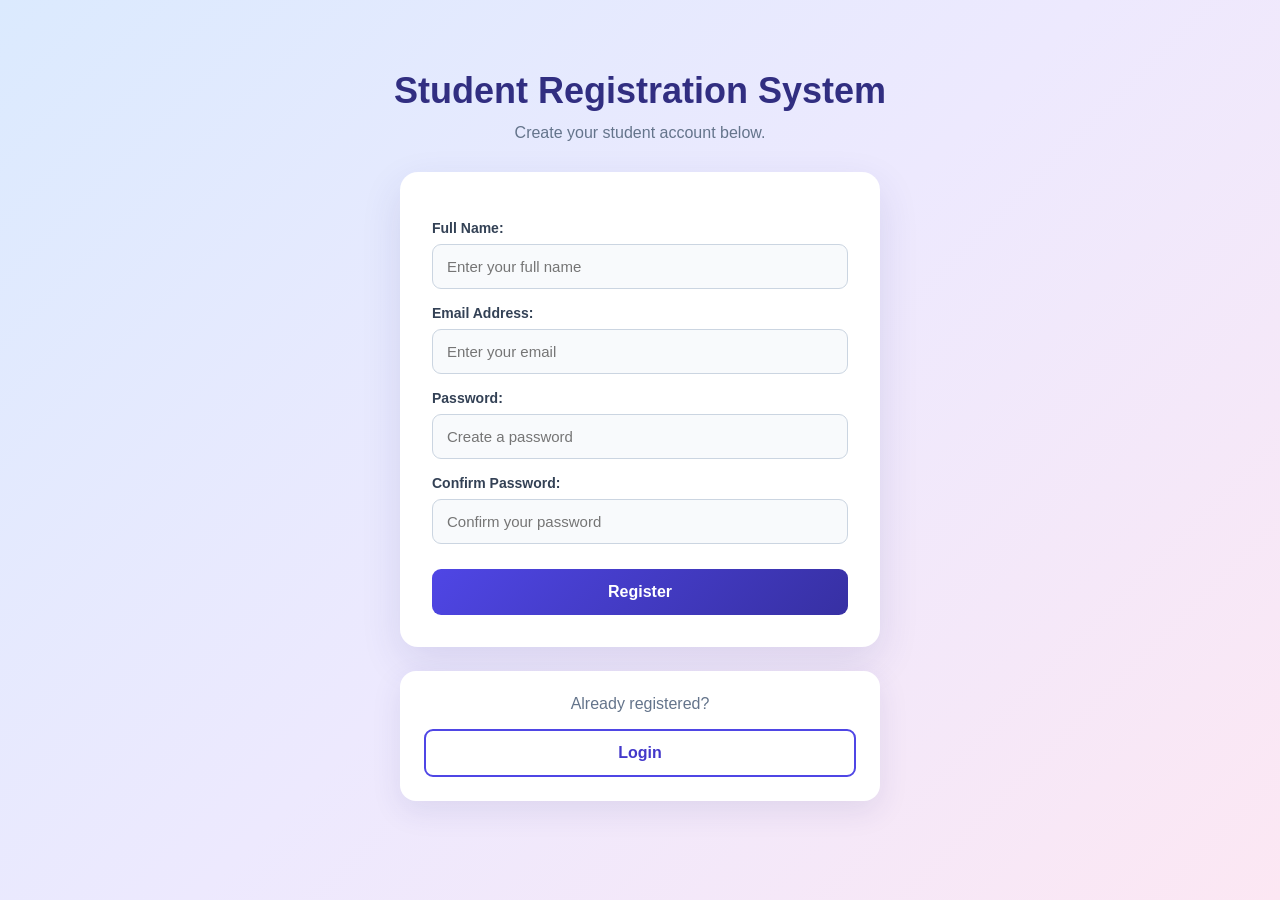
<file: Websites/index.html>
<!DOCTYPE html>
<html lang="en">
<head>
    <meta charset="UTF-8">
    <meta name="viewport" content="width=device-width, initial-scale=1.0">
    <title>Student Registration System</title>
    <link rel="stylesheet" href="style.css">
</head>
<body>

    <h1>Student Registration System</h1>
    <p class="subtitle">Create your student account below.</p>

    <!-- Registration Form -->
    <form id="novalidate" novalidate>

        <label for="name">Full Name:</label>
        <input type="text" id="name" name="name"
               placeholder="Enter your full name">

        <label for="email">Email Address:</label>
        <input type="email" id="email" name="email"
               placeholder="Enter your email">

        <label for="password">Password:</label>
        <input type="password" id="password" name="password"
               placeholder="Create a password">

        <label for="confirmPassword">Confirm Password:</label>
        <input type="password" id="confirmPassword"
               name="confirmPassword"
               placeholder="Confirm your password">

        <button type="submit" id="registerButton">
            Register
        </button>

    </form>

    <!-- Registration Message -->
    <p id="message" aria-live="polite"></p>

    <!-- Login Redirect for Existing Students -->
    <div class="login-link">
        <p>Already registered?</p>
        <button type="button" id="loginRedirectButton"
                onclick="window.location.href='login.html'">
            Login
        </button>
    </div>

    <script src="script.js"></script>

</body>
</html>
</file>
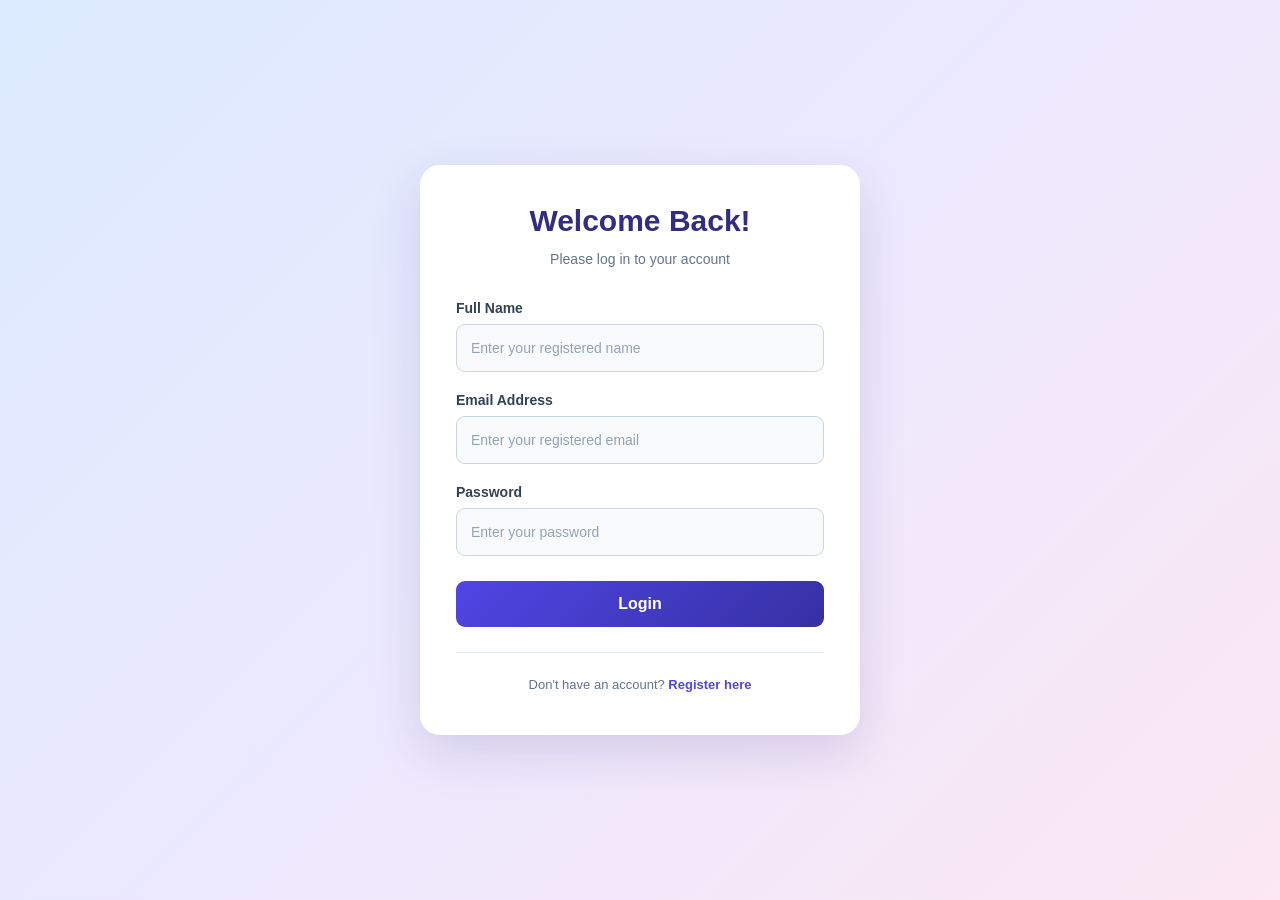
<file: Websites/login.html>
<!DOCTYPE html>
<html lang="en">
<head>
    <meta charset="UTF-8">
    <meta name="viewport" content="width=device-width, initial-scale=1.0">
    <title>Student Login</title>

    <link rel="stylesheet" href="login.css">
</head>
<body>

    <div class="login-container">

        <div class="login-header">
            <h1>Welcome Back!</h1>
            <p>Please log in to your account</p>
        </div>

        <form id="loginForm" novalidate>

            <div class="form-group">
                <label for="loginName">Full Name</label>
                <input type="text" id="loginName"
                       placeholder="Enter your registered name">
            </div>

            <div class="form-group">
                <label for="loginEmail">Email Address</label>
                <input type="email" id="loginEmail"
                       placeholder="Enter your registered email">
            </div>

            <div class="form-group">
                <label for="loginPassword">Password</label>
                <input type="password" id="loginPassword"
                       placeholder="Enter your password">
            </div>

            <button type="submit" id="loginButton">Login</button>

            <p id="loginMessage" aria-live="polite"></p>

        </form>

        <div class="login-footer">
            <p>Don't have an account?
                <a href="register.html">Register here</a>
            </p>
        </div>

    </div>

    <script src="login.js"></script>
</body>
</html>
</file>
<file: Websites/style.css>
/* Reset */
* {
    box-sizing: border-box;
    margin: 0;
    padding: 0;
}

body {
    font-family: 'Segoe UI', Arial, sans-serif;
    min-height: 100vh;
    padding: 45px 20px;
    background: linear-gradient(135deg, #dbeafe, #ede9fe, #fce7f3);
    color: #1e293b;
}

/* Heading */
h1 {
    text-align: center;
    color: #312e81;
    font-size: 36px;
    margin: 25px 0 12px;
}

.subtitle {
    text-align: center;
    color: #64748b;
    margin-bottom: 30px;
    font-size: 16px;
}

/* Registration Form */
#novalidate {
    max-width: 480px;
    width: 100%;
    margin: 0 auto;
    padding: 32px;
    background: #ffffff;
    border-radius: 18px;
    box-shadow: 0 15px 40px rgba(49, 46, 129, 0.12);
}

/* Labels */
#novalidate label {
    display: block;
    margin: 16px 0 8px;
    font-size: 14px;
    font-weight: 600;
    color: #334155;
}

/* Input Fields */
#novalidate input {
    display: block;
    width: 100%;
    padding: 13px 14px;
    font-size: 15px;
    font-family: inherit;
    border: 1px solid #cbd5e1;
    border-radius: 9px;
    background: #f8fafc;
    outline: none;
    transition: 0.25s ease;
}

#novalidate input:focus {
    border-color: #6366f1;
    background: #ffffff;
    box-shadow: 0 0 0 4px rgba(99, 102, 241, 0.12);
}

/* Register Button */
#registerButton {
    width: 100%;
    margin-top: 25px;
    padding: 14px;
    border: none;
    border-radius: 9px;
    background: linear-gradient(135deg, #4f46e5, #3730a3);
    color: white;
    font-size: 16px;
    font-weight: bold;
    cursor: pointer;
    transition: 0.25s ease;
}

#registerButton:hover {
    background: linear-gradient(135deg, #4338ca, #312e81);
    transform: translateY(-2px);
    box-shadow: 0 8px 18px rgba(79, 70, 229, 0.2);
}

/* Message */
#message {
    max-width: 480px;
    margin: 15px auto;
    text-align: center;
    font-weight: 600;
}

/* Login Section */
.login-link {
    max-width: 480px;
    margin: 24px auto;
    padding: 24px;
    text-align: center;
    background: #ffffff;
    border-radius: 16px;
    box-shadow: 0 10px 30px rgba(49, 46, 129, 0.10);
}

.login-link p {
    color: #64748b;
    margin-bottom: 16px;
}

/* Login Button */
#loginRedirectButton {
    width: 100%;
    padding: 13px;
    border: 2px solid #4f46e5;
    border-radius: 9px;
    background: #ffffff;
    color: #4338ca;
    font-size: 16px;
    font-weight: bold;
    cursor: pointer;
    transition: 0.25s ease;
}

#loginRedirectButton:hover {
    background: #4f46e5;
    color: #ffffff;
}

/* Keyboard Accessibility */
button:focus-visible {
    outline: 3px solid #a5b4fc;
    outline-offset: 3px;
}

/* Mobile Responsive */
@media (max-width: 600px) {
    body {
        padding: 25px 15px;
    }

    h1 {
        font-size: 28px;
    }

    #novalidate {
        padding: 24px 20px;
    }

    .login-link {
        padding: 20px;
    }
}
</file>
<file: Websites/login.css>
/* Reset */
* {
    box-sizing: border-box;
    margin: 0;
    padding: 0;
}

body {
    font-family: 'Segoe UI', Arial, sans-serif;
    min-height: 100vh;
    padding: 30px 20px;

    display: flex;
    justify-content: center;
    align-items: center;

    background: linear-gradient(
        135deg,
        #dbeafe,
        #ede9fe,
        #fce7f3
    );

    color: #1e293b;
}

/* Login Card */
.login-container {
    max-width: 440px;
    width: 100%;
    padding: 38px 35px;

    background: #ffffff;
    border-radius: 20px;

    box-shadow: 0 18px 50px rgba(49, 46, 129, 0.15);
    border: 1px solid rgba(255, 255, 255, 0.8);
}

/* Heading */
.login-header {
    text-align: center;
    margin-bottom: 30px;
}

.login-header h1 {
    color: #312e81;
    font-size: 30px;
    font-weight: 700;
    margin: 0 0 10px;
}

.login-header p {
    color: #64748b;
    font-size: 14px;
    line-height: 1.6;
}

/* Form */
#loginForm {
    width: 100%;
}

.form-group {
    margin-bottom: 20px;
}

/* Labels */
.form-group label {
    display: block;
    margin-bottom: 8px;
    font-size: 14px;
    font-weight: 600;
    color: #334155;
}

/* Input Fields */
.form-group input {
    display: block;
    width: 100%;
    height: 48px;
    padding: 12px 14px;

    font-family: inherit;
    font-size: 14px;
    color: #1e293b;

    background: #f8fafc;
    border: 1px solid #cbd5e1;
    border-radius: 9px;

    outline: none;
    transition: 0.25s ease;
}

.form-group input::placeholder {
    color: #94a3b8;
}

.form-group input:focus {
    background: #ffffff;
    border-color: #6366f1;
    box-shadow: 0 0 0 4px rgba(99, 102, 241, 0.12);
}

/* Login Button */
#loginButton {
    display: block;
    width: 100%;
    margin-top: 25px;
    padding: 14px;

    border: none;
    border-radius: 9px;

    background: linear-gradient(
        135deg,
        #4f46e5,
        #3730a3
    );

    color: #ffffff;
    font-family: inherit;
    font-size: 16px;
    font-weight: 700;

    cursor: pointer;
    transition: 0.25s ease;
}

#loginButton:hover {
    background: linear-gradient(
        135deg,
        #4338ca,
        #312e81
    );

    transform: translateY(-2px);
    box-shadow: 0 8px 18px rgba(79, 70, 229, 0.25);
}

#loginButton:active {
    transform: translateY(0);
}

/* Validation Message */
#loginMessage {
    margin-top: 15px;
    text-align: center;
    font-size: 14px;
    font-weight: 600;
    line-height: 1.5;
    overflow-wrap: anywhere;
}

#loginMessage.success {
    color: #15803d;
}

#loginMessage.error {
    color: #dc2626;
}

/* Register Section */
.login-footer {
    margin-top: 25px;
    padding-top: 20px;
    border-top: 1px solid #e2e8f0;
    text-align: center;
}

.login-footer p {
    color: #64748b;
    font-size: 13px;
    line-height: 1.8;
}

.login-footer a {
    color: #4f46e5;
    font-weight: 700;
    text-decoration: none;
}

.login-footer a:hover {
    color: #3730a3;
    text-decoration: underline;
}

/* Keyboard Accessibility */
button:focus-visible,
a:focus-visible {
    outline: 3px solid #a5b4fc;
    outline-offset: 3px;
}

/* Mobile Responsive */
@media (max-width: 500px) {
    body {
        padding: 20px 15px;
    }

    .login-container {
        padding: 28px 22px;
        border-radius: 16px;
    }

    .login-header h1 {
        font-size: 26px;
    }
}
</file>
